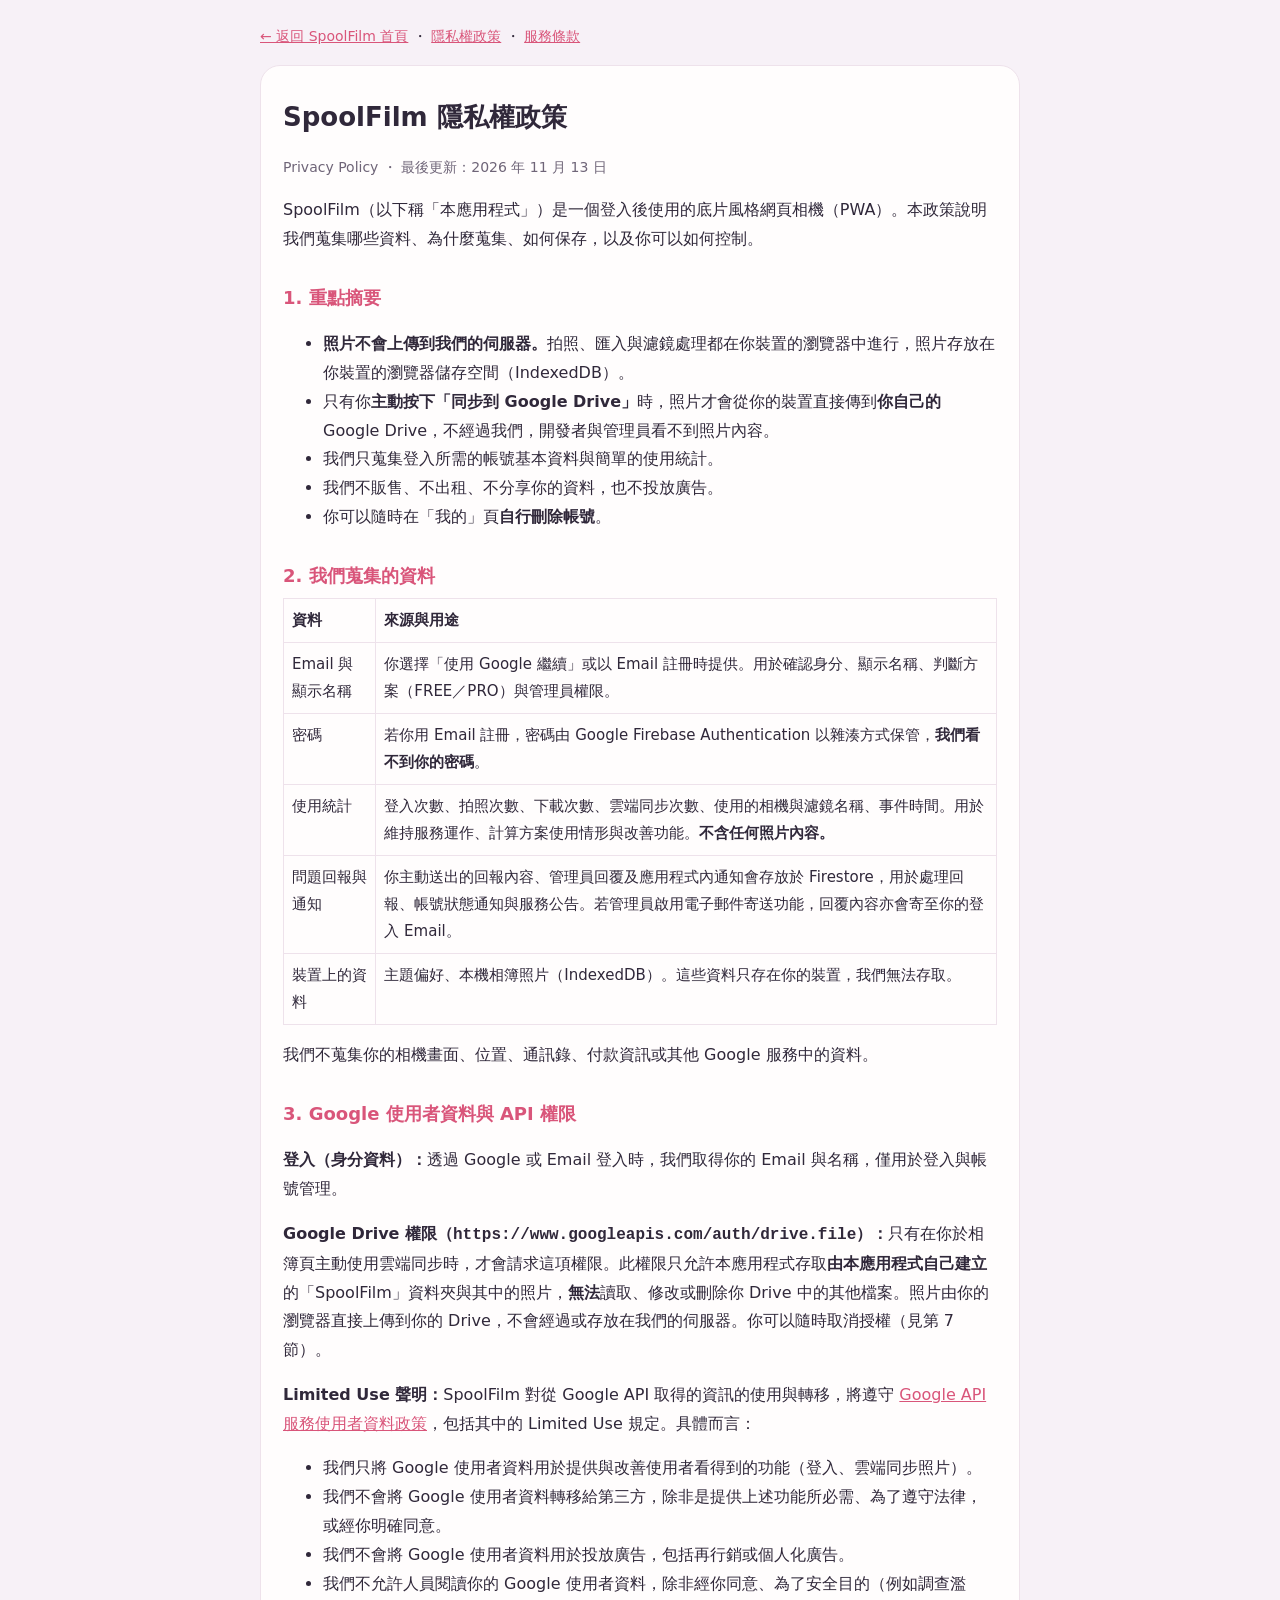
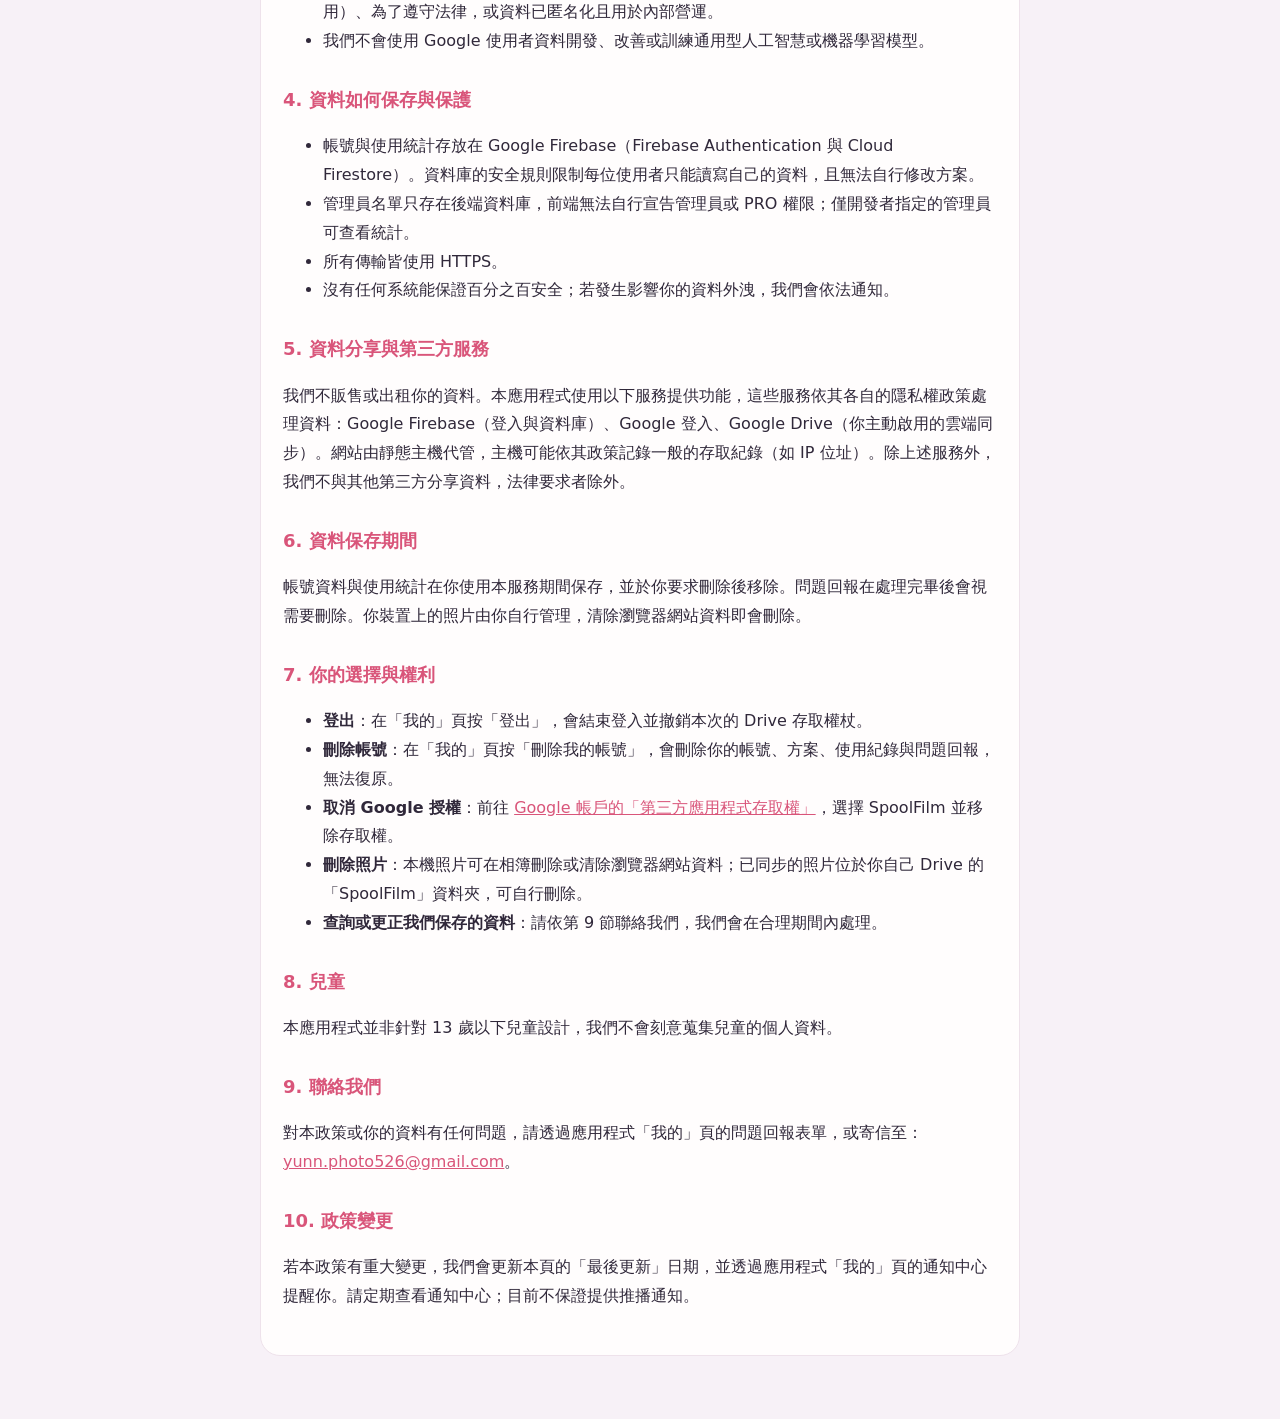
<file: privacy.html>
<!doctype html>
<html lang="zh-Hant">
<head>
<meta charset="utf-8">
<meta name="viewport" content="width=device-width, initial-scale=1">
<meta name="description" content="SpoolFilm 隱私權政策：說明我們蒐集哪些資料、如何使用、Google 使用者資料的處理方式，以及你的權利。">
<link rel="icon" href="icons/icon-192.png">
<title>隱私權政策 | SpoolFilm</title>
<style>
:root{--bg:#f7f1f7;--paper:#fffdfd;--ink:#30283a;--muted:#6f6578;--line:#eee2eb;--accent:#d9557a}
@media (prefers-color-scheme:dark){:root{--bg:#17151f;--paper:#211d2b;--ink:#f6eff8;--muted:#b9aebe;--line:#42374c;--accent:#ff8eaa}}
body{margin:0;background:var(--bg);color:var(--ink);font:16px/1.8 system-ui,-apple-system,"Noto Sans TC","PingFang TC",sans-serif}
main{max-width:760px;margin:0 auto;padding:24px 16px 64px}
article{background:var(--paper);border:1px solid var(--line);border-radius:20px;padding:28px 22px}
h1{font-size:26px;margin:0 0 4px} h2{font-size:18px;margin:28px 0 6px;color:var(--accent)}
p,li{color:var(--ink)} .meta{color:var(--muted);font-size:14px}
a{color:var(--accent)} nav{margin-bottom:16px;font-size:14px}
table{border-collapse:collapse;width:100%;font-size:15px} td,th{border:1px solid var(--line);padding:8px;text-align:left;vertical-align:top}
</style>
</head>
<body>
<main>
<nav><a href="./">← 返回 SpoolFilm 首頁</a> ・ <a href="privacy.html">隱私權政策</a> ・ <a href="terms.html">服務條款</a></nav>
<article>

<h1>SpoolFilm 隱私權政策</h1>
<p class="meta">Privacy Policy ・ 最後更新：2026 年 11 月 13 日</p>

<p>SpoolFilm（以下稱「本應用程式」）是一個登入後使用的底片風格網頁相機（PWA）。本政策說明我們蒐集哪些資料、為什麼蒐集、如何保存，以及你可以如何控制。</p>

<h2>1. 重點摘要</h2>
<ul>
<li><b>照片不會上傳到我們的伺服器。</b>拍照、匯入與濾鏡處理都在你裝置的瀏覽器中進行，照片存放在你裝置的瀏覽器儲存空間（IndexedDB）。</li>
<li>只有你<b>主動按下「同步到 Google Drive」</b>時，照片才會從你的裝置直接傳到<b>你自己的</b> Google Drive，不經過我們，開發者與管理員看不到照片內容。</li>
<li>我們只蒐集登入所需的帳號基本資料與簡單的使用統計。</li>
<li>我們不販售、不出租、不分享你的資料，也不投放廣告。</li>
<li>你可以隨時在「我的」頁<b>自行刪除帳號</b>。</li>
</ul>

<h2>2. 我們蒐集的資料</h2>
<table>
<tr><th>資料</th><th>來源與用途</th></tr>
<tr><td>Email 與顯示名稱</td><td>你選擇「使用 Google 繼續」或以 Email 註冊時提供。用於確認身分、顯示名稱、判斷方案（FREE／PRO）與管理員權限。</td></tr>
<tr><td>密碼</td><td>若你用 Email 註冊，密碼由 Google Firebase Authentication 以雜湊方式保管，<b>我們看不到你的密碼</b>。</td></tr>
<tr><td>使用統計</td><td>登入次數、拍照次數、下載次數、雲端同步次數、使用的相機與濾鏡名稱、事件時間。用於維持服務運作、計算方案使用情形與改善功能。<b>不含任何照片內容。</b></td></tr>
<tr><td>問題回報與通知</td><td>你主動送出的回報內容、管理員回覆及應用程式內通知會存放於 Firestore，用於處理回報、帳號狀態通知與服務公告。若管理員啟用電子郵件寄送功能，回覆內容亦會寄至你的登入 Email。</td></tr>
<tr><td>裝置上的資料</td><td>主題偏好、本機相簿照片（IndexedDB）。這些資料只存在你的裝置，我們無法存取。</td></tr>
</table>
<p>我們不蒐集你的相機畫面、位置、通訊錄、付款資訊或其他 Google 服務中的資料。</p>

<h2>3. Google 使用者資料與 API 權限</h2>
<p><b>登入（身分資料）：</b>透過 Google 或 Email 登入時，我們取得你的 Email 與名稱，僅用於登入與帳號管理。</p>
<p><b>Google Drive 權限（<code>https://www.googleapis.com/auth/drive.file</code>）：</b>只有在你於相簿頁主動使用雲端同步時，才會請求這項權限。此權限只允許本應用程式存取<b>由本應用程式自己建立</b>的「SpoolFilm」資料夾與其中的照片，<b>無法</b>讀取、修改或刪除你 Drive 中的其他檔案。照片由你的瀏覽器直接上傳到你的 Drive，不會經過或存放在我們的伺服器。你可以隨時取消授權（見第 7 節）。</p>
<p><b>Limited Use 聲明：</b>SpoolFilm 對從 Google API 取得的資訊的使用與轉移，將遵守 <a href="https://developers.google.com/terms/api-services-user-data-policy" rel="noopener">Google API 服務使用者資料政策</a>，包括其中的 Limited Use 規定。具體而言：</p>
<ul>
<li>我們只將 Google 使用者資料用於提供與改善使用者看得到的功能（登入、雲端同步照片）。</li>
<li>我們不會將 Google 使用者資料轉移給第三方，除非是提供上述功能所必需、為了遵守法律，或經你明確同意。</li>
<li>我們不會將 Google 使用者資料用於投放廣告，包括再行銷或個人化廣告。</li>
<li>我們不允許人員閱讀你的 Google 使用者資料，除非經你同意、為了安全目的（例如調查濫用）、為了遵守法律，或資料已匿名化且用於內部營運。</li>
<li>我們不會使用 Google 使用者資料開發、改善或訓練通用型人工智慧或機器學習模型。</li>
</ul>

<h2>4. 資料如何保存與保護</h2>
<ul>
<li>帳號與使用統計存放在 Google Firebase（Firebase Authentication 與 Cloud Firestore）。資料庫的安全規則限制每位使用者只能讀寫自己的資料，且無法自行修改方案。</li>
<li>管理員名單只存在後端資料庫，前端無法自行宣告管理員或 PRO 權限；僅開發者指定的管理員可查看統計。</li>
<li>所有傳輸皆使用 HTTPS。</li>
<li>沒有任何系統能保證百分之百安全；若發生影響你的資料外洩，我們會依法通知。</li>
</ul>

<h2>5. 資料分享與第三方服務</h2>
<p>我們不販售或出租你的資料。本應用程式使用以下服務提供功能，這些服務依其各自的隱私權政策處理資料：Google Firebase（登入與資料庫）、Google 登入、Google Drive（你主動啟用的雲端同步）。網站由靜態主機代管，主機可能依其政策記錄一般的存取紀錄（如 IP 位址）。除上述服務外，我們不與其他第三方分享資料，法律要求者除外。</p>

<h2>6. 資料保存期間</h2>
<p>帳號資料與使用統計在你使用本服務期間保存，並於你要求刪除後移除。問題回報在處理完畢後會視需要刪除。你裝置上的照片由你自行管理，清除瀏覽器網站資料即會刪除。</p>

<h2>7. 你的選擇與權利</h2>
<ul>
<li><b>登出</b>：在「我的」頁按「登出」，會結束登入並撤銷本次的 Drive 存取權杖。</li>
<li><b>刪除帳號</b>：在「我的」頁按「刪除我的帳號」，會刪除你的帳號、方案、使用紀錄與問題回報，無法復原。</li>
<li><b>取消 Google 授權</b>：前往 <a href="https://myaccount.google.com/permissions" rel="noopener">Google 帳戶的「第三方應用程式存取權」</a>，選擇 SpoolFilm 並移除存取權。</li>
<li><b>刪除照片</b>：本機照片可在相簿刪除或清除瀏覽器網站資料；已同步的照片位於你自己 Drive 的「SpoolFilm」資料夾，可自行刪除。</li>
<li><b>查詢或更正我們保存的資料</b>：請依第 9 節聯絡我們，我們會在合理期間內處理。</li>
</ul>

<h2>8. 兒童</h2>
<p>本應用程式並非針對 13 歲以下兒童設計，我們不會刻意蒐集兒童的個人資料。</p>

<h2>9. 聯絡我們</h2>
<p>對本政策或你的資料有任何問題，請透過應用程式「我的」頁的問題回報表單，或寄信至：<a href="mailto:yunn.photo526@gmail.com">yunn.photo526@gmail.com</a>。</p>

<h2>10. 政策變更</h2>
<p>若本政策有重大變更，我們會更新本頁的「最後更新」日期，並透過應用程式「我的」頁的通知中心提醒你。請定期查看通知中心；目前不保證提供推播通知。</p>

</article>
</main>
</body>
</html>
</file>
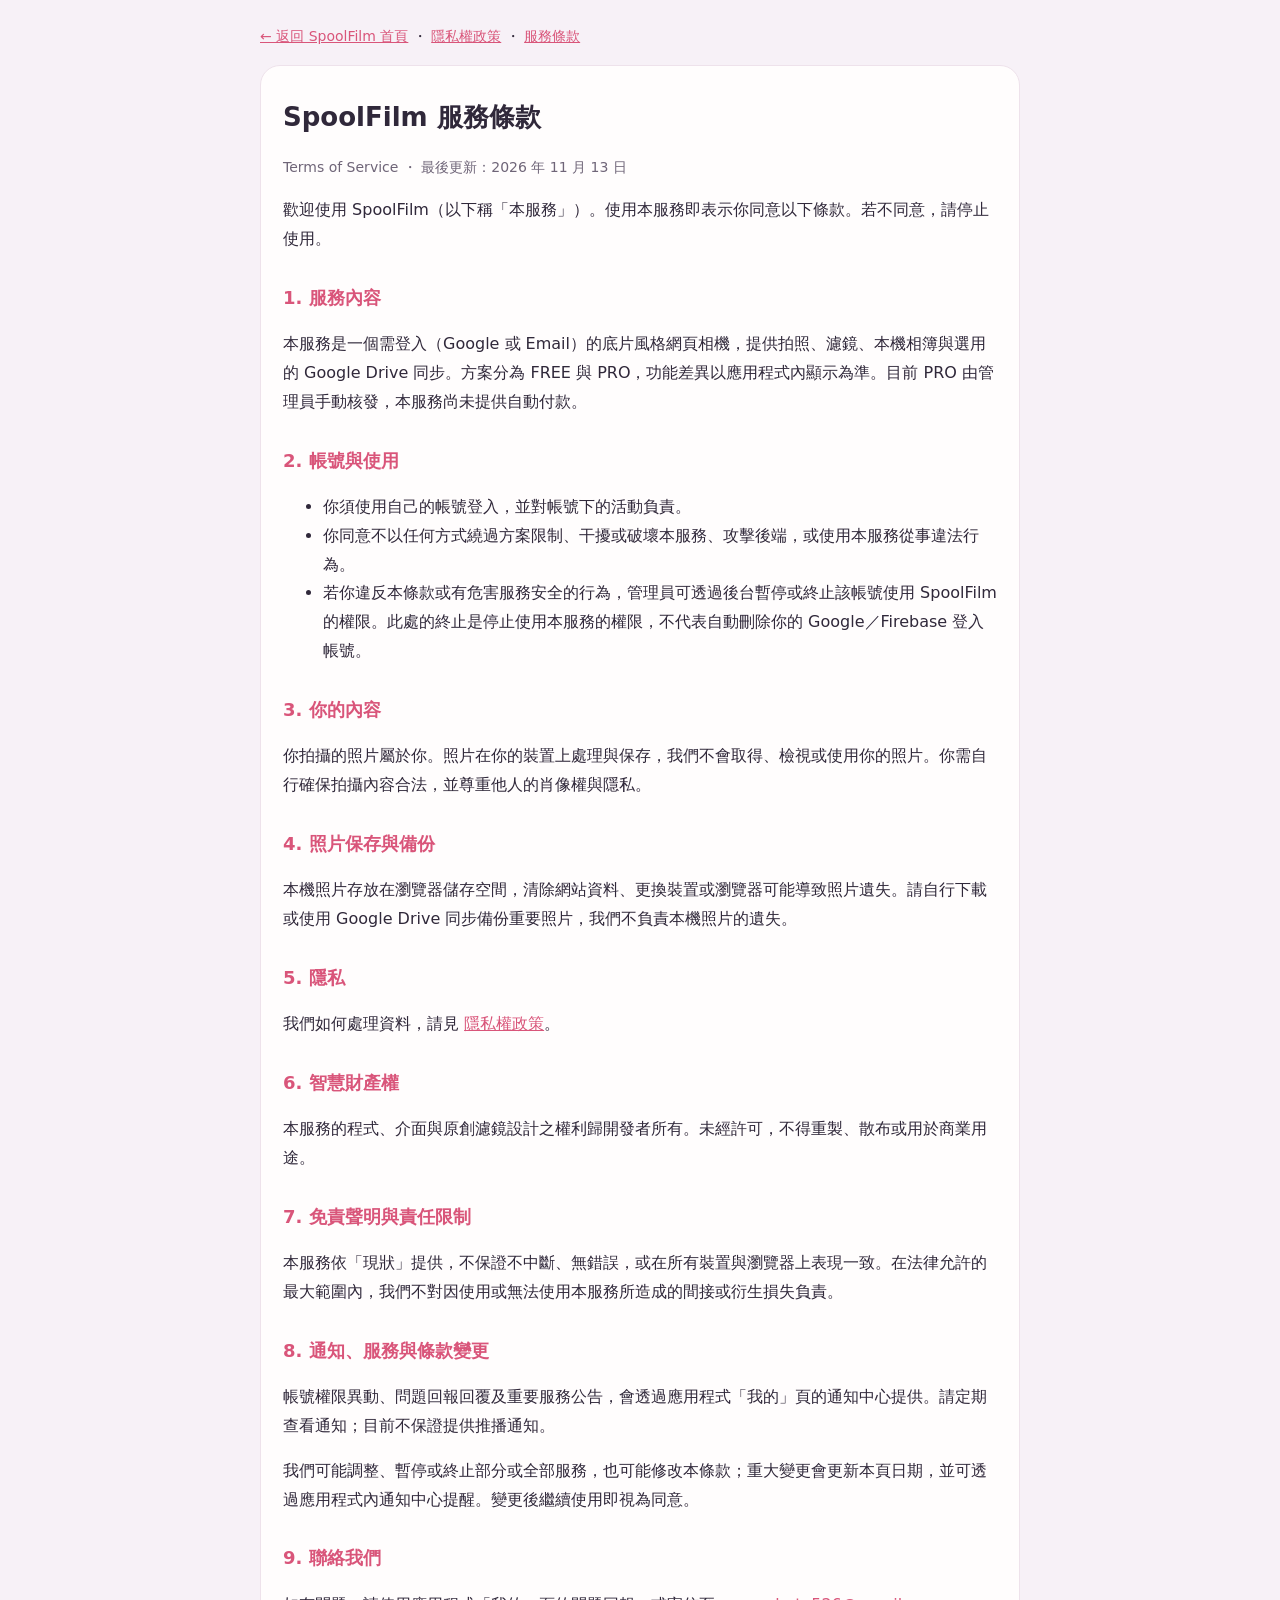
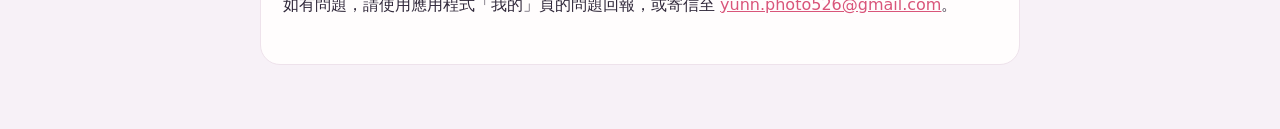
<file: terms.html>
<!doctype html>
<html lang="zh-Hant">
<head>
<meta charset="utf-8">
<meta name="viewport" content="width=device-width, initial-scale=1">
<meta name="description" content="SpoolFilm 服務條款：使用本網頁相機服務的條件、使用者責任與免責聲明。">
<link rel="icon" href="icons/icon-192.png">
<title>服務條款 | SpoolFilm</title>
<style>
:root{--bg:#f7f1f7;--paper:#fffdfd;--ink:#30283a;--muted:#6f6578;--line:#eee2eb;--accent:#d9557a}
@media (prefers-color-scheme:dark){:root{--bg:#17151f;--paper:#211d2b;--ink:#f6eff8;--muted:#b9aebe;--line:#42374c;--accent:#ff8eaa}}
body{margin:0;background:var(--bg);color:var(--ink);font:16px/1.8 system-ui,-apple-system,"Noto Sans TC","PingFang TC",sans-serif}
main{max-width:760px;margin:0 auto;padding:24px 16px 64px}
article{background:var(--paper);border:1px solid var(--line);border-radius:20px;padding:28px 22px}
h1{font-size:26px;margin:0 0 4px} h2{font-size:18px;margin:28px 0 6px;color:var(--accent)}
p,li{color:var(--ink)} .meta{color:var(--muted);font-size:14px}
a{color:var(--accent)} nav{margin-bottom:16px;font-size:14px}
table{border-collapse:collapse;width:100%;font-size:15px} td,th{border:1px solid var(--line);padding:8px;text-align:left;vertical-align:top}
</style>
</head>
<body>
<main>
<nav><a href="./">← 返回 SpoolFilm 首頁</a> ・ <a href="privacy.html">隱私權政策</a> ・ <a href="terms.html">服務條款</a></nav>
<article>

<h1>SpoolFilm 服務條款</h1>
<p class="meta">Terms of Service ・ 最後更新：2026 年 11 月 13 日</p>

<p>歡迎使用 SpoolFilm（以下稱「本服務」）。使用本服務即表示你同意以下條款。若不同意，請停止使用。</p>

<h2>1. 服務內容</h2>
<p>本服務是一個需登入（Google 或 Email）的底片風格網頁相機，提供拍照、濾鏡、本機相簿與選用的 Google Drive 同步。方案分為 FREE 與 PRO，功能差異以應用程式內顯示為準。目前 PRO 由管理員手動核發，本服務尚未提供自動付款。</p>

<h2>2. 帳號與使用</h2>
<ul>
<li>你須使用自己的帳號登入，並對帳號下的活動負責。</li>
<li>你同意不以任何方式繞過方案限制、干擾或破壞本服務、攻擊後端，或使用本服務從事違法行為。</li>
<li>若你違反本條款或有危害服務安全的行為，管理員可透過後台暫停或終止該帳號使用 SpoolFilm 的權限。此處的終止是停止使用本服務的權限，不代表自動刪除你的 Google／Firebase 登入帳號。</li></li>
</ul>

<h2>3. 你的內容</h2>
<p>你拍攝的照片屬於你。照片在你的裝置上處理與保存，我們不會取得、檢視或使用你的照片。你需自行確保拍攝內容合法，並尊重他人的肖像權與隱私。</p>

<h2>4. 照片保存與備份</h2>
<p>本機照片存放在瀏覽器儲存空間，清除網站資料、更換裝置或瀏覽器可能導致照片遺失。請自行下載或使用 Google Drive 同步備份重要照片，我們不負責本機照片的遺失。</p>

<h2>5. 隱私</h2>
<p>我們如何處理資料，請見 <a href="privacy.html">隱私權政策</a>。</p>

<h2>6. 智慧財產權</h2>
<p>本服務的程式、介面與原創濾鏡設計之權利歸開發者所有。未經許可，不得重製、散布或用於商業用途。</p>

<h2>7. 免責聲明與責任限制</h2>
<p>本服務依「現狀」提供，不保證不中斷、無錯誤，或在所有裝置與瀏覽器上表現一致。在法律允許的最大範圍內，我們不對因使用或無法使用本服務所造成的間接或衍生損失負責。</p>

<h2>8. 通知、服務與條款變更</h2>
<p>帳號權限異動、問題回報回覆及重要服務公告，會透過應用程式「我的」頁的通知中心提供。請定期查看通知；目前不保證提供推播通知。</p>
<p>我們可能調整、暫停或終止部分或全部服務，也可能修改本條款；重大變更會更新本頁日期，並可透過應用程式內通知中心提醒。變更後繼續使用即視為同意。</p>

<h2>9. 聯絡我們</h2>
<p>如有問題，請使用應用程式「我的」頁的問題回報，或寄信至 <a href="mailto:yunn.photo526@gmail.com">yunn.photo526@gmail.com</a>。</p>

</article>
</main>
</body>
</html>
</file>
